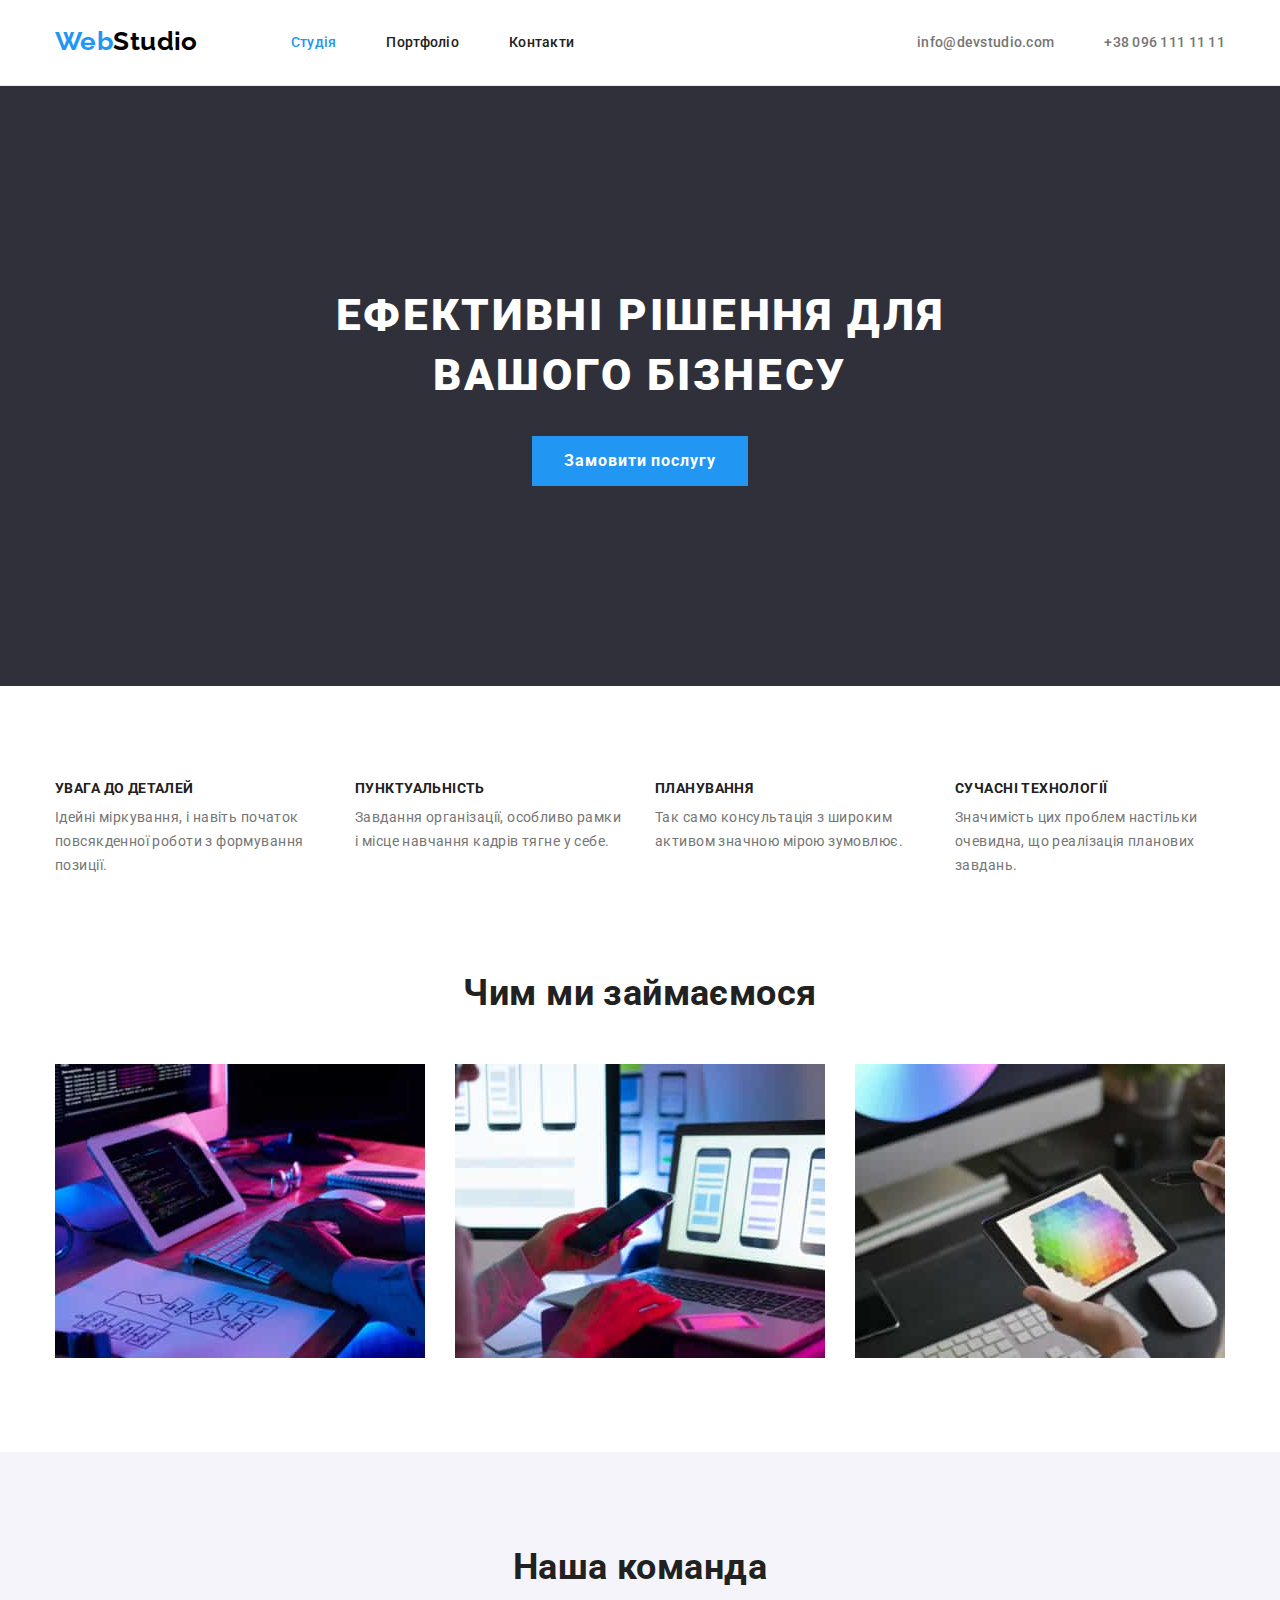
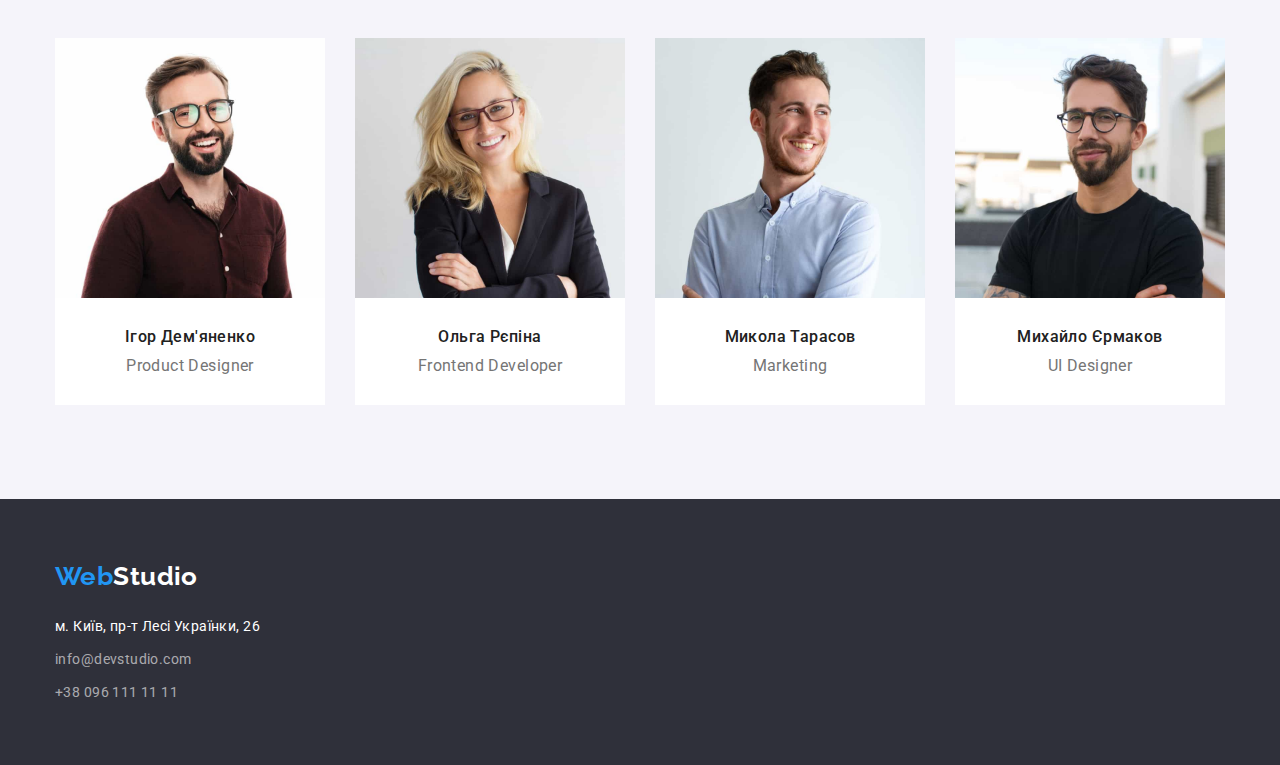
<file: index.html>
<!--https://www.figma.com/file/1ehrLBauvVFu4mVhxsHzyZ/Web-Studio-(Version-2.1)?node-id=0%3A1-->
<!DOCTYPE html>
<html lang="uk">
  <head>
    <meta charset="UTF-8" />
    <meta http-equiv="X-UA-Compatible" content="IE=edge" />
    <meta name="viewport" content="width=device-width, initial-scale=1.0" />
    <link rel="stylesheet" href="./css/normalize.css" />
    <link rel="preconnect" href="https://fonts.googleapis.com" />
    <link rel="preconnect" href="https://fonts.gstatic.com" crossorigin />
    <link
      href="https://fonts.googleapis.com/css2?family=Raleway:wght@700&family=Roboto:wght@400;500;700;900&display=swap"
      rel="stylesheet"
    />
    <link
      rel="stylesheet"
      href="https://cdnjs.cloudflare.com/ajax/libs/modern-normalize/1.0.0/modern-normalize.min.css"
    />
    <link rel="stylesheet" href="./css/styles.css" />
    <title>Document</title>
  </head>

  <body>
    <!-- Хедер -->
    <header class="header">
      <div class="container header-container">
        <nav class="site-header">
          <a href="./index.html" class="logo"><span class="logo-first-word">Web</span>Studio</a>
          <ul class="list site-header">
            <li class="site-header-nav">
              <a href="./index.html" class="header-link-nav current">Студія</a>
            </li>
            <li class="site-header-nav">
              <a href="./portfolio.html" class="header-link-nav">Портфоліо</a>
            </li>
            <li class="site-header-nav"><a href="#" class="header-link-nav">Контакти</a></li>
          </ul>
        </nav>

        <ul class="list site-header">
          <li class="site-header-item">
            <a href="mailto:info@devstudio.com" class="header-link-item">info@devstudio.com</a>
          </li>
          <li class="site-header-item">
            <a href="tel:+380961111111" class="header-link-item">+38 096 111 11 11</a>
          </li>
        </ul>
      </div>
    </header>

    <main>
      <!-- Герой -->
      <section class="hero">
        <div class="container">
          <h1 class="hero-title">Ефективні рішення для вашого бізнесу</h1>
          <button type="button" class="hero-button">Замовити послугу</button>
        </div>
      </section>

      <!-- Наші особливості -->
      <section class="section">
        <div class="container">
          <h2 class="visually-hidden">Наші особливості</h2>
          <ul class="list site-values">
            <li class="site-values-item">
              <h3 class="subtitle">Увага до деталей</h3>
              <p class="text">
                Ідейні міркування, і навіть початок повсякденної роботи з формування позиції.
              </p>
            </li>
            <li class="site-values-item">
              <h3 class="subtitle">Пунктуальність</h3>
              <p class="text">
                Завдання організації, особливо рамки і місце навчання кадрів тягне у себе.
              </p>
            </li>
            <li class="site-values-item">
              <h3 class="subtitle">Планування</h3>
              <p class="text">Так само консультація з широким активом значною мірою зумовлює.</p>
            </li>
            <li class="site-values-item">
              <h3 class="subtitle">Сучасні технології</h3>
              <p class="text">
                Значимість цих проблем настільки очевидна, що реалізація планових завдань.
              </p>
            </li>
          </ul>
        </div>
      </section>

      <!-- Чим ми займаємося -->
      <section class="section work-section">
        <div class="container">
          <h2 class="post-title">Чим ми займаємося</h2>
          <ul class="list site-activities">
            <li class="site-activities-image">
              <img src="./images/keyboard.jpeg" alt="Клавіатура" width="370" />
            </li>
            <li class="site-activities-image">
              <img src="./images/smartphone.jpeg" alt="Смартфон" width="370" />
            </li>
            <li class="site-activities-image">
              <img src="./images/tablet.jpeg" alt="Планшет" width="370" />
            </li>
          </ul>
        </div>
      </section>

      <!-- Наша команда -->
      <section class="section team-section">
        <div class="container">
          <h2 class="post-title">Наша команда</h2>
          <ul class="list site-team">
            <li class="team-member-card">
              <img src="./images/demyanenko.jpeg" alt="Ігор Дем'яненко" width="270" />
              <div class="member-caption">
                <h3 class="team-member-name">Ігор Дем'яненко</h3>
                <p class="team-member-position">Product Designer</p>
              </div>
            </li>
            <li class="team-member-card">
              <img src="./images/repina.jpeg" alt="Ольга Рєпіна" width="270" />
              <div class="member-caption">
                <h3 class="team-member-name">Ольга Рєпіна</h3>
                <p class="team-member-position">Frontend Developer</p>
              </div>
            </li>
            <li class="team-member-card">
              <img src="./images/tarasov.jpeg" alt="Микола Тарасов" width="270" />
              <div class="member-caption">
                <h3 class="team-member-name">Микола Тарасов</h3>
                <p class="team-member-position">Marketing</p>
              </div>
            </li>
            <li class="team-member-card">
              <img src="./images/ermakov.jpeg" alt="Михайло Єрмаков" width="270" />
              <div class="member-caption">
                <h3 class="team-member-name">Михайло Єрмаков</h3>
                <p class="team-member-position">UI Designer</p>
              </div>
            </li>
          </ul>
        </div>
      </section>
    </main>

    <!-- Футер -->
    <footer class="footer">
      <div class="container">
        <a href="./index.html" class="logo footer-logo"
          ><span class="logo-first-word">Web</span><span class="logo-second-word">Studio</span></a
        >

        <address class="address">
          <ul class="list footer-address">
            <li class="footer-link">
              <a
                href="https://www.google.com/maps/place/Lesi+Ukrainky+Blvd,+26,+Kyiv,+02000/@50.4265807,30.5383858,17z/data=!3m1!4b1!4m5!3m4!1s0x40d4cf0e033ecbe9:0x57a4dffefec77da0!8m2!3d50.4265807!4d30.5383858"
                target="_blank"
                rel="noreferrer noopener nofollow"
                class="footer-link-location"
                >м. Київ, пр-т Лесі Українки, 26</a
              >
            </li>
            <li class="footer-link">
              <a href="mailto:info@devstudio.com" class="footer-link-item">info@devstudio.com</a>
            </li>
            <li class="footer-link">
              <a href="tel:+380961111111" class="footer-link-item">+38 096 111 11 11</a>
            </li>
          </ul>
        </address>
      </div>
    </footer>
  </body>
</html>
</file>
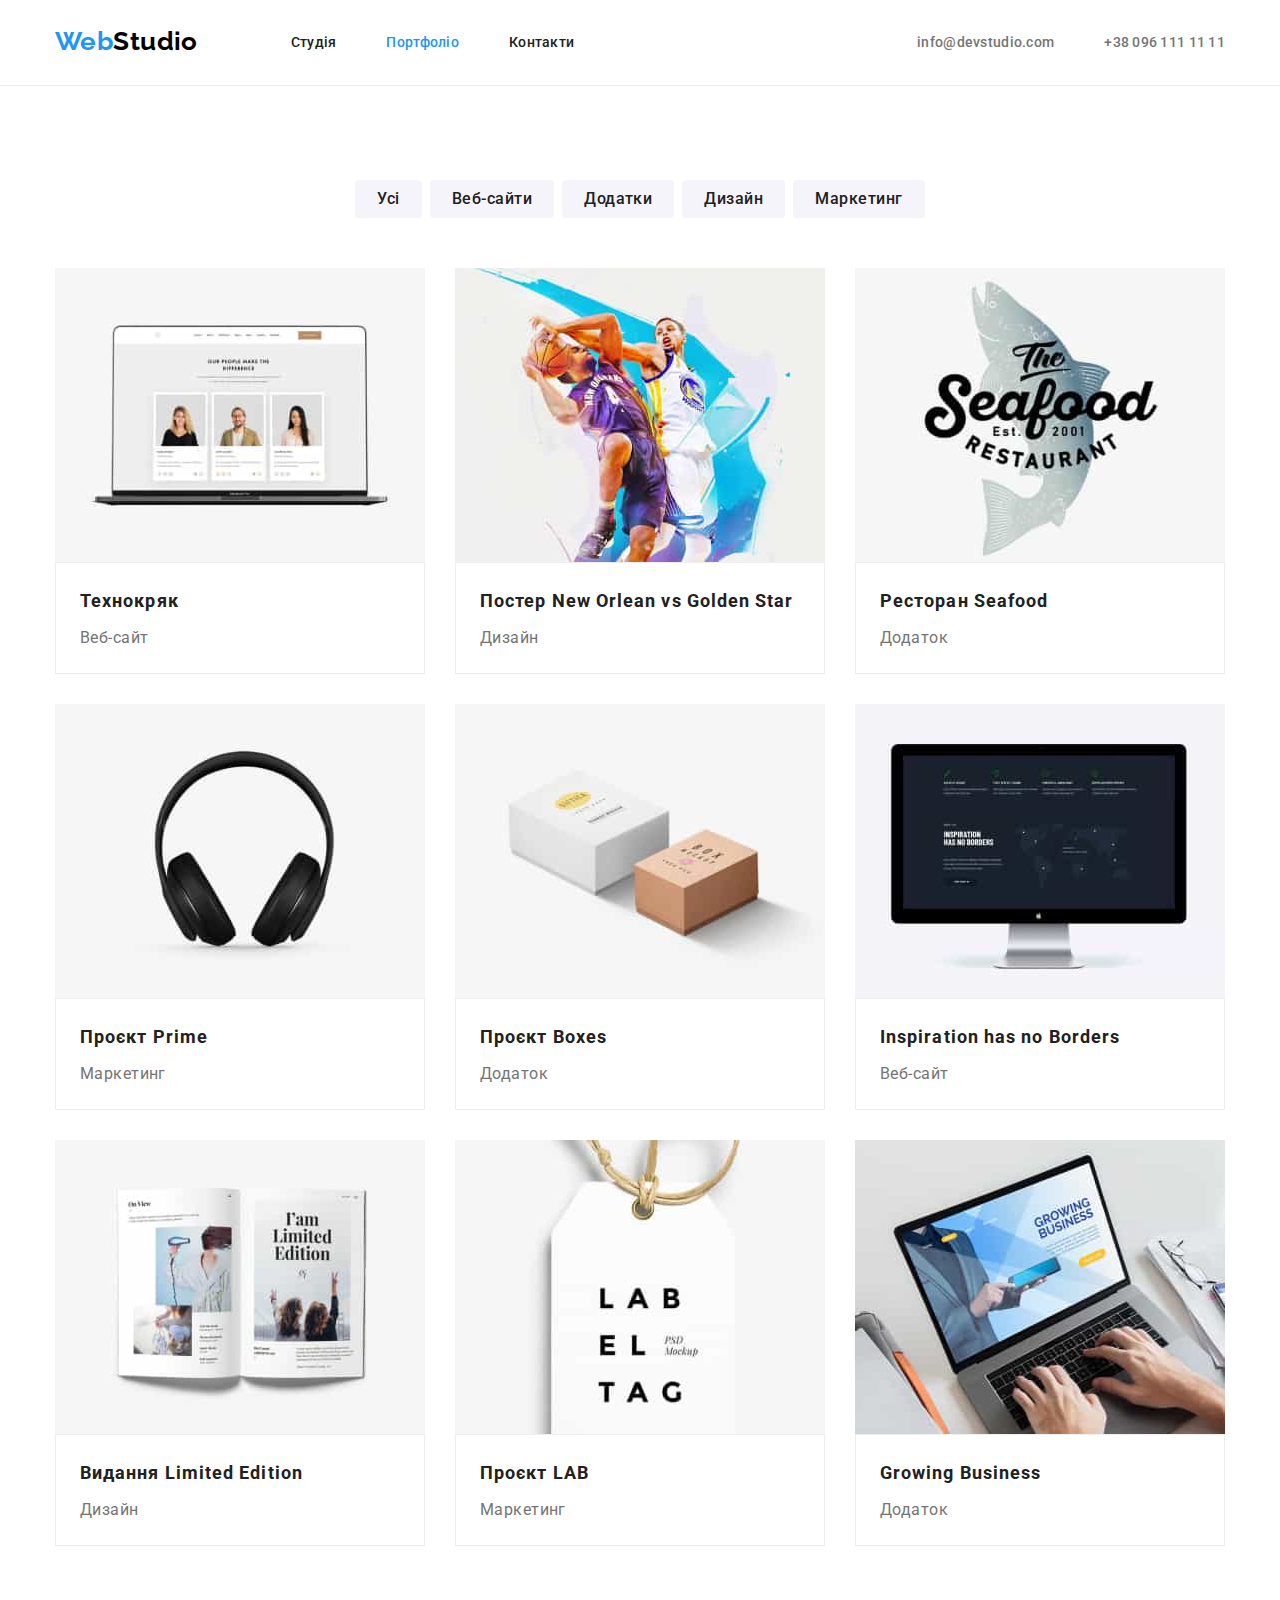
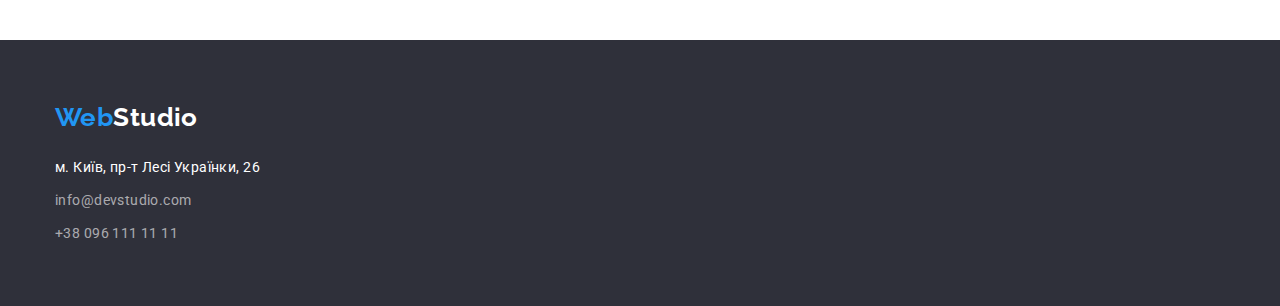
<file: portfolio.html>
<!DOCTYPE html>
<html lang="uk">
  <head>
    <meta charset="UTF-8" />
    <meta http-equiv="X-UA-Compatible" content="IE=edge" />
    <meta name="viewport" content="width=device-width, initial-scale=1.0" />
    <link rel="stylesheet" href="./css/normalize.css" />
    <link rel="preconnect" href="https://fonts.googleapis.com" />
    <link rel="preconnect" href="https://fonts.gstatic.com" crossorigin />
    <link
      href="https://fonts.googleapis.com/css2?family=Raleway:wght@700&family=Roboto:wght@400;500;700;900&display=swap"
      rel="stylesheet"
    />
    <link
      rel="stylesheet"
      href="https://cdnjs.cloudflare.com/ajax/libs/modern-normalize/1.0.0/modern-normalize.min.css"
    />
    <link rel="stylesheet" href="./css/styles.css" />
    <title>Document</title>
  </head>
  <body>
    <!-- Хедер -->
    <header class="header">
      <div class="container header-container">
        <nav class="site-header">
          <a href="./index.html" class="logo"><span class="logo-first-word">Web</span>Studio</a>
          <ul class="list site-header">
            <li class="site-header-nav">
              <a href="./index.html" class="header-link-nav">Студія</a>
            </li>
            <li class="site-header-nav">
              <a href="./portfolio.html" class="header-link-nav current">Портфоліо</a>
            </li>
            <li class="site-header-nav"><a href="#" class="header-link-nav">Контакти</a></li>
          </ul>
        </nav>

        <ul class="list site-header">
          <li class="site-header-item">
            <a href="mailto:info@devstudio.com" class="header-link-item">info@devstudio.com</a>
          </li>
          <li class="site-header-item">
            <a href="tel:+380961111111" class="header-link-item">+38 096 111 11 11</a>
          </li>
        </ul>
      </div>
    </header>

    <main>
      <!-- Наші роботи -->
      <section class="section">
        <div class="container">
          <h1 class="visually-hidden">Наші роботи</h1>

          <ul class="list site-button">
            <li class="button-item"><button type="button" class="menu-button">Усі</button></li>
            <li class="button-item">
              <button type="button" class="menu-button">Веб-сайти</button>
            </li>
            <li class="button-item">
              <button type="button" class="menu-button">Додатки</button>
            </li>
            <li class="button-item"><button type="button" class="menu-button">Дизайн</button></li>
            <li class="button-item">
              <button type="button" class="menu-button">Маркетинг</button>
            </li>
          </ul>

          <ul class="list product-list">
            <li class="product-list-item">
              <a href="#" class="product-link">
                <img src="./images/laptop.jpeg" alt="Ноутбук" width="370" />
                <div class="card-caption">
                  <h2 class="product-name">Технокряк</h2>
                  <p class="product-tag">Веб-сайт</p>
                </div>
              </a>
            </li>
            <li class="product-list-item">
              <a href="#" class="product-link">
                <img src="./images/basketball-players.jpeg" alt="Баскетболісти" width="370" />
                <div class="card-caption">
                  <h2 class="product-name">Постер New Orlean vs Golden Star</h2>
                  <p class="product-tag">Дизайн</p>
                </div>
              </a>
            </li>
            <li class="product-list-item">
              <a href="#" class="product-link">
                <img src="./images/restaurant-emblem.jpeg" alt="Емблема ресторану" width="370" />
                <div class="card-caption">
                  <h2 class="product-name">Ресторан Seafood</h2>
                  <p class="product-tag">Додаток</p>
                </div>
              </a>
            </li>
            <li class="product-list-item">
              <a href="#" class="product-link">
                <img src="./images/headphones.jpeg" alt="Навушники" width="370" />
                <div class="card-caption">
                  <h2 class="product-name">Проєкт Prime</h2>
                  <p class="product-tag">Маркетинг</p>
                </div>
              </a>
            </li>
            <li class="product-list-item">
              <a href="#" class="product-link">
                <img src="./images/boxes.jpeg" alt="Коробки" width="370" />
                <div class="card-caption">
                  <h2 class="product-name">Проєкт Boxes</h2>
                  <p class="product-tag">Додаток</p>
                </div>
              </a>
            </li>
            <li class="product-list-item">
              <a href="#" class="product-link">
                <img src="./images/imac.jpeg" alt="Монітор комп'ютера" width="370" />
                <div class="card-caption">
                  <h2 class="product-name">Inspiration has no Borders</h2>
                  <p class="product-tag">Веб-сайт</p>
                </div>
              </a>
            </li>
            <li class="product-list-item">
              <a href="#" class="product-link">
                <img src="./images/magazine.jpeg" alt="Журнал" width="370" />
                <div class="card-caption">
                  <h2 class="product-name">Видання Limited Edition</h2>
                  <p class="product-tag">Дизайн</p>
                </div>
              </a>
            </li>
            <li class="product-list-item">
              <a href="#" class="product-link">
                <img src="./images/signboard.jpeg" alt="Вивіска" width="370" />
                <div class="card-caption">
                  <h2 class="product-name">Проєкт LAB</h2>
                  <p class="product-tag">Маркетинг</p>
                </div>
              </a>
            </li>
            <li class="product-list-item product-list-item-right-margin">
              <a href="#" class="product-link">
                <img src="./images/typing-on-laptop.jpeg" alt="Набір на клавіатурі" width="370" />
                <div class="card-caption">
                  <h2 class="product-name">Growing Business</h2>
                  <p class="product-tag">Додаток</p>
                </div>
              </a>
            </li>
          </ul>
        </div>
      </section>
    </main>

    <!-- Футер -->
    <footer class="footer">
      <div class="container">
        <a href="./index.html" class="logo footer-logo"
          ><span class="logo-first-word">Web</span><span class="logo-second-word">Studio</span></a
        >

        <address class="address">
          <ul class="list footer-address">
            <li class="footer-link">
              <a
                href="https://www.google.com/maps/place/Lesi+Ukrainky+Blvd,+26,+Kyiv,+02000/@50.4265807,30.5383858,17z/data=!3m1!4b1!4m5!3m4!1s0x40d4cf0e033ecbe9:0x57a4dffefec77da0!8m2!3d50.4265807!4d30.5383858"
                target="_blank"
                rel="noreferrer noopener nofollow"
                class="footer-link-location"
                >м. Київ, пр-т Лесі Українки, 26</a
              >
            </li>
            <li class="footer-link">
              <a href="mailto:info@devstudio.com" class="footer-link-item">info@devstudio.com</a>
            </li>
            <li class="footer-link">
              <a href="tel:+380961111111" class="footer-link-item">+38 096 111 11 11</a>
            </li>
          </ul>
        </address>
      </div>
    </footer>
  </body>
</html>
</file>
<file: css/styles.css>
:root {
  --secondary-background-color: #2f303a;
  --another-background-color: #f5f4fa;
  --button-background-focus: #188ce8;
  --accent-color: #2196f3;
  --primary-white-color: #ffffff;
  --primary-black-color: #000000;
  --footer-location-color: #ffffff99;
  --primary-text-color: #212121;
  --secondary-text-color: #757575;
  --border-color: #eeeeee;
  --header-border-bottom: #ececec;
}

body {
  font-family: 'Roboto', sans-serif;
  font-size: 14px;
  letter-spacing: 0.03em;
  color: var(--primary-text-color);
  background-color: var(--primary-white-color);
}
.list {
  list-style: none;
}
h1,
h2,
h3,
p {
  margin: 0;
}
ul {
  margin: 0;
  padding: 0;
}
img {
  display: block;
  max-width: 100%;
  height: auto;
}
.container {
  width: 1200px;
  margin: 0 auto;
  padding: 0 15px;
}
.section {
  padding: 94px 0;
}

/* Хедер */
.header {
  padding-top: 24px;
  padding-bottom: 25px;
  border-bottom: 1px solid #ececec;
}
.header-container {
  display: flex;
  align-items: center;
}
.site-header {
  display: flex;
  align-items: center;
}
.site-header:nth-child(2) {
  margin-left: auto;
}
.site-header-nav:not(:last-child) {
  margin-right: 50px;
}
.site-header-item:not(:last-child) {
  margin-right: 50px;
}
.logo {
  margin-right: 93px;

  text-decoration: none;
  font-family: 'Raleway', sans-serif;
  font-weight: 700;
  font-size: 26px;
  line-height: 1.38;
  color: var(--primary-black-color);
}
.logo-first-word {
  color: var(--accent-color);
}
.header-link-nav {
  text-decoration: none;
  font-weight: 500;
  line-height: 1.17;
  letter-spacing: 0.02em;
  color: var(--primary-text-color);
}
.header-link-nav:hover,
.header-link-nav:focus {
  color: var(--accent-color);
}
.header-link-item {
  text-decoration: none;
  font-weight: 500;
  line-height: 1.17;
  letter-spacing: 0.02em;
  color: var(--secondary-text-color);
}
.header-link-item:hover,
.header-link-item:focus {
  color: var(--accent-color);
}
.header-link-nav.current {
  color: var(--accent-color);
}

/* Футер */
.page-footer {
  margin: 0 auto;
  padding: 60px 15px;
}
.footer-address {
  display: flex;
  flex-direction: column;
}
.footer-logo {
  margin-right: 0;
  display: block;
  margin-bottom: 20px;
}
.footer-link:not(:last-child) {
  margin-bottom: 9px;
}

.footer {
  padding: 60px 0;
  background-color: var(--secondary-background-color);
}
.address {
  font-style: normal;
}
.logo-second-word {
  color: var(--primary-white-color);
}
.footer-link-location {
  text-decoration: none;
  line-height: 1.71;
  color: var(--primary-white-color);
}
.footer-link-item {
  text-decoration: none;
  line-height: 1.71;
  color: var(--footer-location-color);
}
.footer-link-location:hover,
.footer-link-location:focus {
  color: var(--accent-color);
}
.footer-link-item:hover,
.footer-link-item:focus {
  color: var(--accent-color);
}

/* index.html */
.work-section {
  padding-top: 0;
}
.hero {
  padding-top: 200px;
  padding-bottom: 200px;
  text-align: center;

  background-color: var(--secondary-background-color);
}
.hero-title {
  width: 696px;
  margin: 0 auto;
  margin-bottom: 30px;

  text-transform: uppercase;
  font-weight: 900;
  font-size: 44px;
  line-height: 1.36;
  letter-spacing: 0.06em;
  color: var(--primary-white-color);
}
.hero-button {
  padding: 10px 32px;
  margin: 0 auto;

  cursor: pointer;
  border: none;
  font-weight: 700;
  font-size: 16px;
  line-height: 1.88;
  letter-spacing: 0.06em;
  color: var(--primary-white-color);
  background-color: var(--accent-color);
}
.hero-button:hover,
.hero-button:focus {
  background-color: var(--button-background-focus);
}
.site-values {
  display: flex;
}
.site-values-item:not(:last-child) {
  margin-right: 30px;
}
.visually-hidden {
  position: absolute;
  white-space: nowrap;
  width: 1px;
  height: 1px;
  overflow: hidden;
  border: 0;
  padding: 0;
  clip: rect(0 0 0 0);
  clip-path: inset(50%);
  margin: -1px;
}
.post-title {
  margin-bottom: 50px;

  text-align: center;
  font-weight: 700;
  font-size: 36px;
  line-height: 1.17;
  color: var(--primary-text-color);
}
.subtitle {
  width: 270px;
  margin-bottom: 10px;

  text-transform: uppercase;
  font-weight: 700;
  font-size: 14px;
  line-height: 1.17;
  color: var(--primary-text-color);
}
.text {
  width: 270px;
  margin: 0;

  line-height: 1.71;
  color: var(--secondary-text-color);
}
.site-activities {
  display: flex;
}
.site-activities-image:not(:last-child) {
  margin-right: 30px;
}
.team-section {
  background-color: var(--another-background-color);
}
.team-member-card {
  background-color: var(--primary-white-color);
}
.team-member-card:not(:last-child) {
  margin-right: 30px;
}
.site-team {
  display: flex;
}
.member-caption {
  padding: 30px 0;
}
.team-member-name {
  margin-bottom: 10px;
  text-align: center;

  font-weight: 500;
  font-size: 16px;
  line-height: 1.17;
  color: var(--primary-text-color);
}
.team-member-position {
  text-align: center;

  font-size: 16px;
  line-height: 1.17;
  color: var(--secondary-text-color);
}

/* portfolio.html */
.site-button {
  display: flex;
  justify-content: center;
  margin-bottom: 50px;
}
.button-item:not(:last-child) {
  margin-right: 8px;
}
.product-list {
  display: flex;
  flex-wrap: wrap;
}
.product-list-item:not(:nth-child(3n)) {
  margin-right: 30px;
}
.product-list-item:not(:nth-child(n + 7)) {
  margin-bottom: 30px;
}
.card-caption {
  padding: 20px 24px;
  border: 1px solid var(--border-color);
}
.menu-button {
  padding: 6px 22px;

  cursor: pointer;
  border-radius: 4px;
  border: none;
  font-weight: 500;
  font-family: 'Roboto', sans-serif;
  font-size: 16px;
  line-height: 1.63;
  letter-spacing: 0.03em;
  color: var(--primary-text-color);
  background-color: var(--another-background-color);
}
.menu-button:hover,
.menu-button:focus {
  color: var(--primary-white-color);
  background-color: var(--accent-color);
}
.product-link {
  text-decoration: none;
}
.product-name {
  margin-bottom: 4px;

  font-weight: 700;
  font-size: 18px;
  line-height: 2;
  letter-spacing: 0.06em;
  color: var(--primary-text-color);
}
.product-tag {
  font-size: 16px;
  line-height: 1.88;
  color: var(--secondary-text-color);
}
</file>
